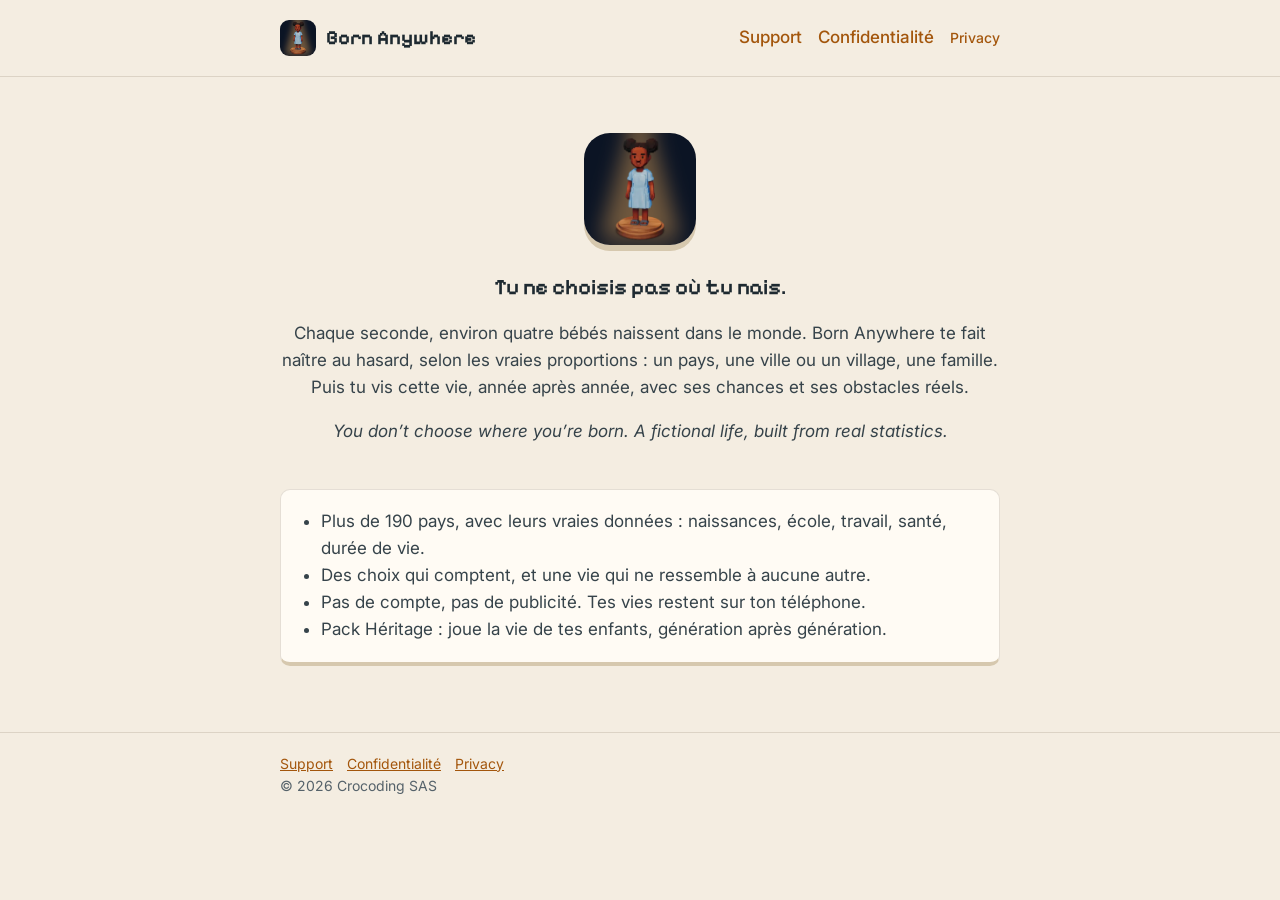
<file: index.html>
<!doctype html>
<html lang="fr">
<head>
<meta charset="utf-8">
<meta name="viewport" content="width=device-width, initial-scale=1">
<title>Born Anywhere</title>
<meta name="description" content="Tu ne choisis pas où tu nais. Une vie fictive, construite à partir de vraies statistiques.">
<link rel="icon" href="icon.png">
<link rel="preconnect" href="https://fonts.googleapis.com">
<link rel="stylesheet" href="https://fonts.googleapis.com/css2?family=Inter:wght@400;500;600&family=Pixelify+Sans:wght@600;700&display=swap">
<link rel="stylesheet" href="style.css">
</head>
<body>
<header><div class="wrap">
  <a class="brand" href="./"><img src="icon.png" alt="">Born Anywhere</a>
  <nav><a href="support.html">Support</a><a href="confidentialite.html">Confidentialité</a><a class="lang" href="privacy.html">Privacy</a></nav>
</div></header>
<main><div class="wrap">
<section class="hero">
  <img src="icon.png" alt="Icône Born Anywhere">
  <p class="tag">Tu ne choisis pas où tu nais.</p>
  <p>Chaque seconde, environ quatre bébés naissent dans le monde. Born Anywhere te fait naître au hasard, selon les vraies proportions : un pays, une ville ou un village, une famille. Puis tu vis cette vie, année après année, avec ses chances et ses obstacles réels.</p>
  <p><em>You don’t choose where you’re born. A fictional life, built from real statistics.</em></p>
</section>
<div class="card">
<ul>
  <li>Plus de 190 pays, avec leurs vraies données : naissances, école, travail, santé, durée de vie.</li>
  <li>Des choix qui comptent, et une vie qui ne ressemble à aucune autre.</li>
  <li>Pas de compte, pas de publicité. Tes vies restent sur ton téléphone.</li>
  <li>Pack Héritage : joue la vie de tes enfants, génération après génération.</li>
</ul>
</div>
</div></main>
<footer><div class="wrap">
  <a href="support.html">Support</a><a href="confidentialite.html">Confidentialité</a><a href="privacy.html">Privacy</a><br>
  © 2026 Crocoding SAS
</div></footer>
</body>
</html>
</file>
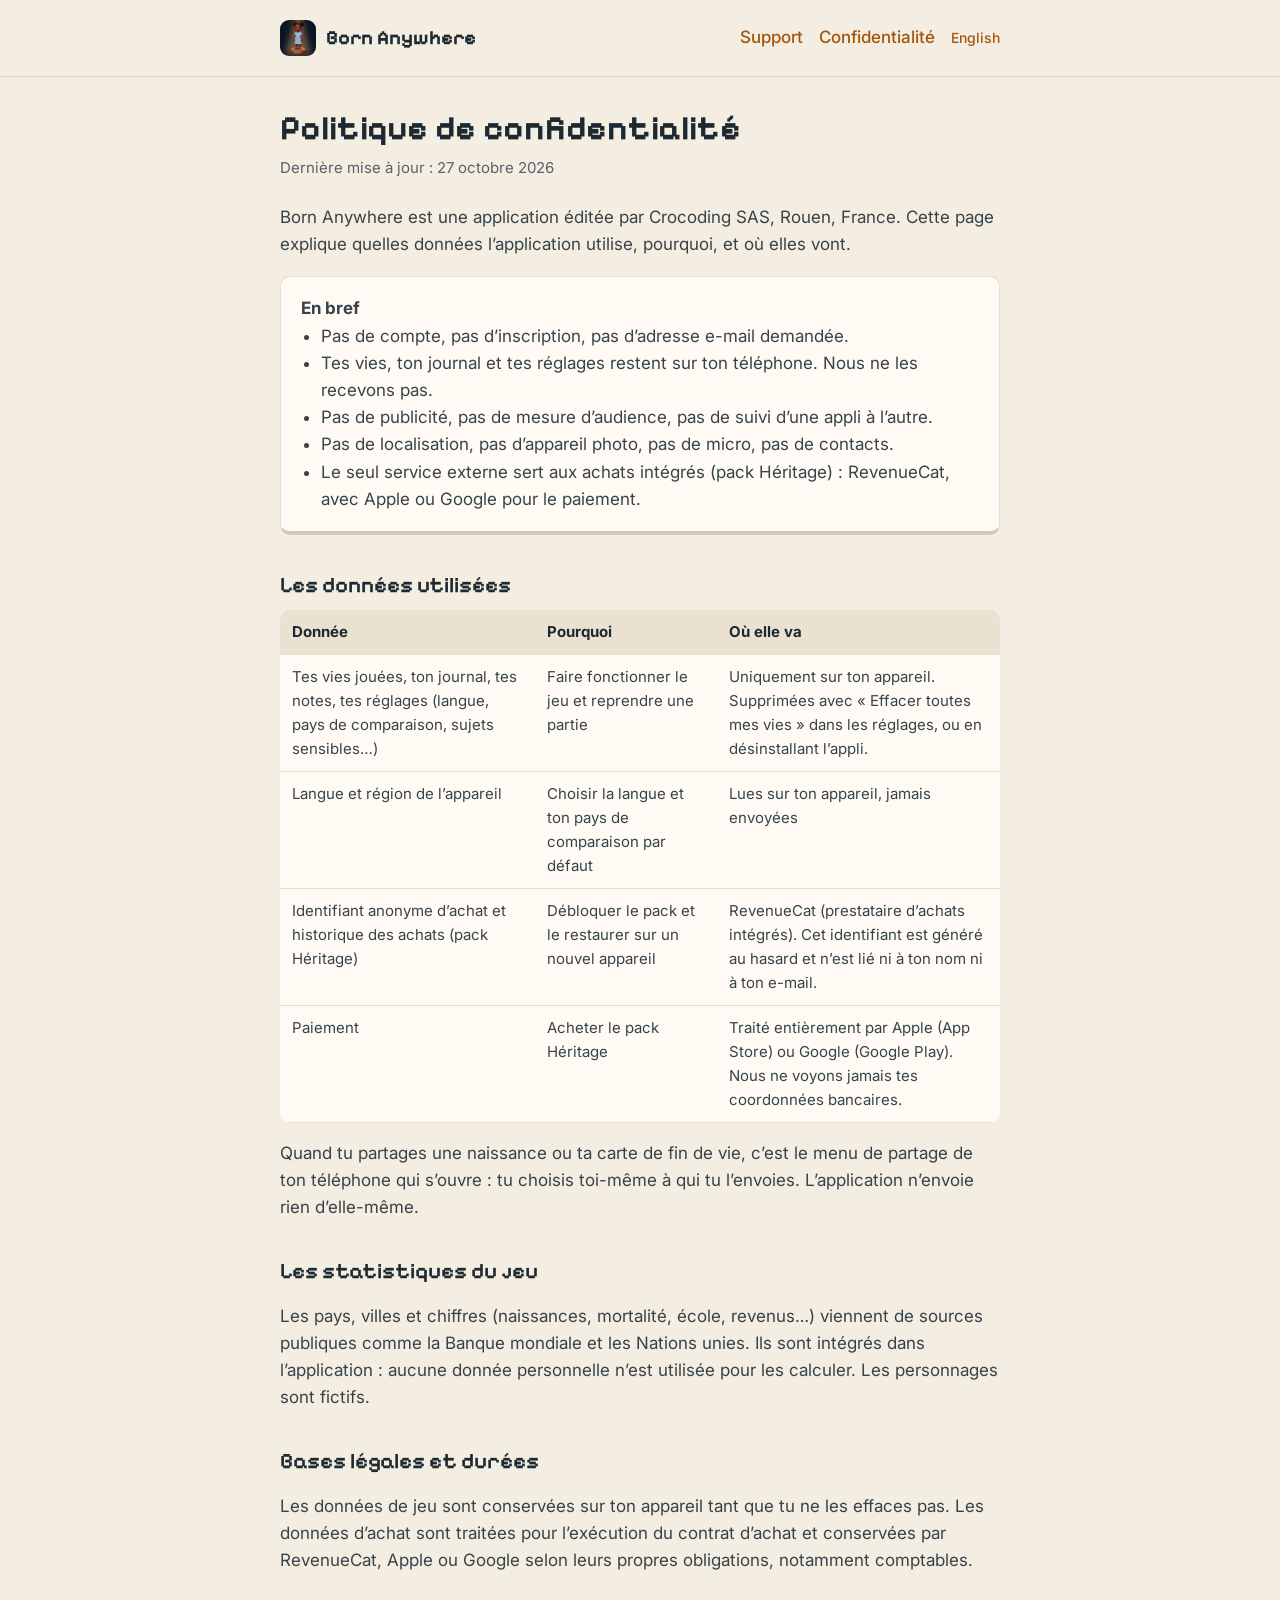
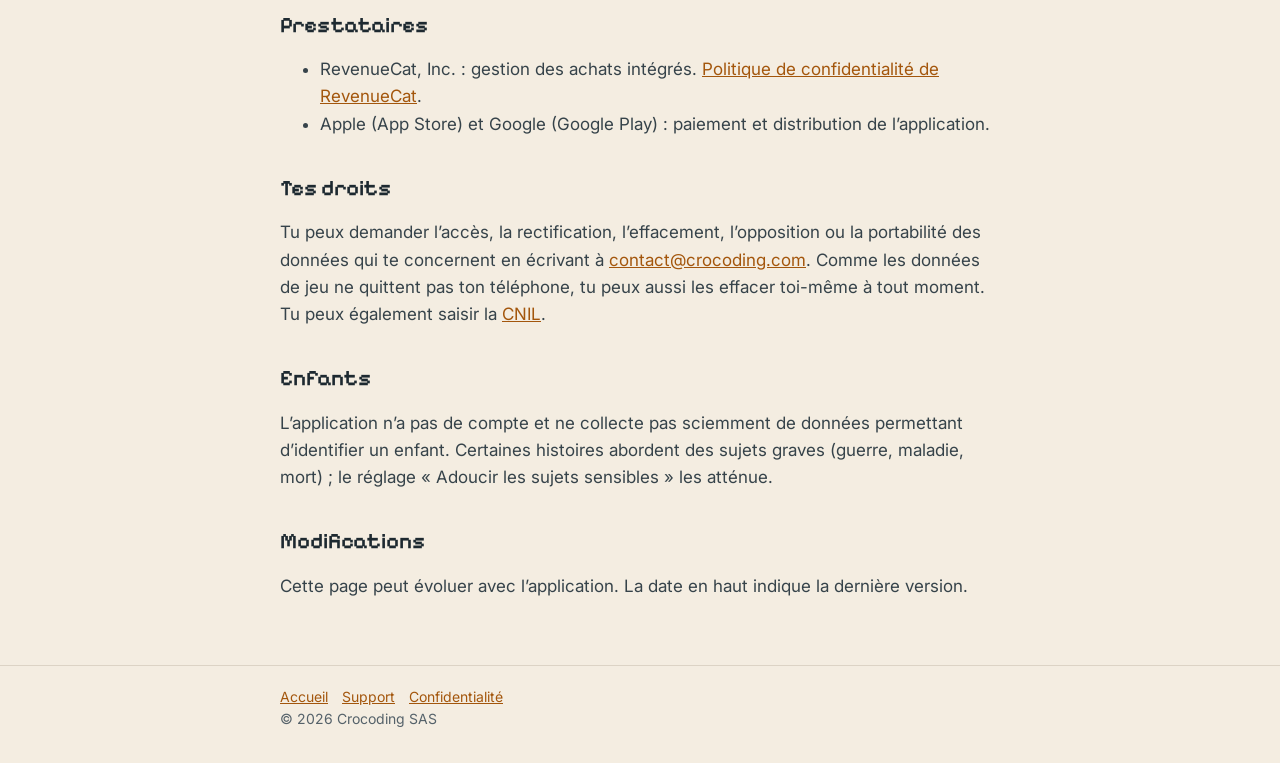
<file: confidentialite.html>
<!doctype html>
<html lang="fr">
<head>
<meta charset="utf-8">
<meta name="viewport" content="width=device-width, initial-scale=1">
<title>Confidentialité · Born Anywhere</title>
<meta name="description" content="Politique de confidentialité de l'application Born Anywhere.">
<link rel="icon" href="icon.png">
<link rel="preconnect" href="https://fonts.googleapis.com">
<link rel="stylesheet" href="https://fonts.googleapis.com/css2?family=Inter:wght@400;500;600&family=Pixelify+Sans:wght@600;700&display=swap">
<link rel="stylesheet" href="style.css">
</head>
<body>
<header><div class="wrap">
  <a class="brand" href="./"><img src="icon.png" alt="">Born Anywhere</a>
  <nav><a href="support.html">Support</a><a href="confidentialite.html">Confidentialité</a><a class="lang" href="privacy.html">English</a></nav>
</div></header>
<main><div class="wrap">
<h1>Politique de confidentialité</h1>
<p class="updated">Dernière mise à jour : 27 octobre 2026</p>

<p>Born Anywhere est une application éditée par Crocoding SAS, Rouen, France. Cette page explique quelles données l’application utilise, pourquoi, et où elles vont.</p>

<div class="card">
<strong>En bref</strong>
<ul>
  <li>Pas de compte, pas d’inscription, pas d’adresse e-mail demandée.</li>
  <li>Tes vies, ton journal et tes réglages restent sur ton téléphone. Nous ne les recevons pas.</li>
  <li>Pas de publicité, pas de mesure d’audience, pas de suivi d’une appli à l’autre.</li>
  <li>Pas de localisation, pas d’appareil photo, pas de micro, pas de contacts.</li>
  <li>Le seul service externe sert aux achats intégrés (pack Héritage) : RevenueCat, avec Apple ou Google pour le paiement.</li>
</ul>
</div>

<h2>Les données utilisées</h2>
<table>
  <tr><th>Donnée</th><th>Pourquoi</th><th>Où elle va</th></tr>
  <tr><td>Tes vies jouées, ton journal, tes notes, tes réglages (langue, pays de comparaison, sujets sensibles…)</td><td>Faire fonctionner le jeu et reprendre une partie</td><td>Uniquement sur ton appareil. Supprimées avec « Effacer toutes mes vies » dans les réglages, ou en désinstallant l’appli.</td></tr>
  <tr><td>Langue et région de l’appareil</td><td>Choisir la langue et ton pays de comparaison par défaut</td><td>Lues sur ton appareil, jamais envoyées</td></tr>
  <tr><td>Identifiant anonyme d’achat et historique des achats (pack Héritage)</td><td>Débloquer le pack et le restaurer sur un nouvel appareil</td><td>RevenueCat (prestataire d’achats intégrés). Cet identifiant est généré au hasard et n’est lié ni à ton nom ni à ton e-mail.</td></tr>
  <tr><td>Paiement</td><td>Acheter le pack Héritage</td><td>Traité entièrement par Apple (App Store) ou Google (Google Play). Nous ne voyons jamais tes coordonnées bancaires.</td></tr>
</table>

<p>Quand tu partages une naissance ou ta carte de fin de vie, c’est le menu de partage de ton téléphone qui s’ouvre : tu choisis toi-même à qui tu l’envoies. L’application n’envoie rien d’elle-même.</p>

<h2>Les statistiques du jeu</h2>
<p>Les pays, villes et chiffres (naissances, mortalité, école, revenus…) viennent de sources publiques comme la Banque mondiale et les Nations unies. Ils sont intégrés dans l’application : aucune donnée personnelle n’est utilisée pour les calculer. Les personnages sont fictifs.</p>

<h2>Bases légales et durées</h2>
<p>Les données de jeu sont conservées sur ton appareil tant que tu ne les effaces pas. Les données d’achat sont traitées pour l’exécution du contrat d’achat et conservées par RevenueCat, Apple ou Google selon leurs propres obligations, notamment comptables.</p>

<h2>Prestataires</h2>
<ul>
  <li>RevenueCat, Inc. : gestion des achats intégrés. <a href="https://www.revenuecat.com/privacy">Politique de confidentialité de RevenueCat</a>.</li>
  <li>Apple (App Store) et Google (Google Play) : paiement et distribution de l’application.</li>
</ul>

<h2>Tes droits</h2>
<p>Tu peux demander l’accès, la rectification, l’effacement, l’opposition ou la portabilité des données qui te concernent en écrivant à <a href="mailto:contact@crocoding.com">contact@crocoding.com</a>. Comme les données de jeu ne quittent pas ton téléphone, tu peux aussi les effacer toi-même à tout moment. Tu peux également saisir la <a href="https://www.cnil.fr">CNIL</a>.</p>

<h2>Enfants</h2>
<p>L’application n’a pas de compte et ne collecte pas sciemment de données permettant d’identifier un enfant. Certaines histoires abordent des sujets graves (guerre, maladie, mort) ; le réglage « Adoucir les sujets sensibles » les atténue.</p>

<h2>Modifications</h2>
<p>Cette page peut évoluer avec l’application. La date en haut indique la dernière version.</p>
</div></main>
<footer><div class="wrap">
  <a href="./">Accueil</a><a href="support.html">Support</a><a href="confidentialite.html">Confidentialité</a><br>
  © 2026 Crocoding SAS
</div></footer>
</body>
</html>
</file>
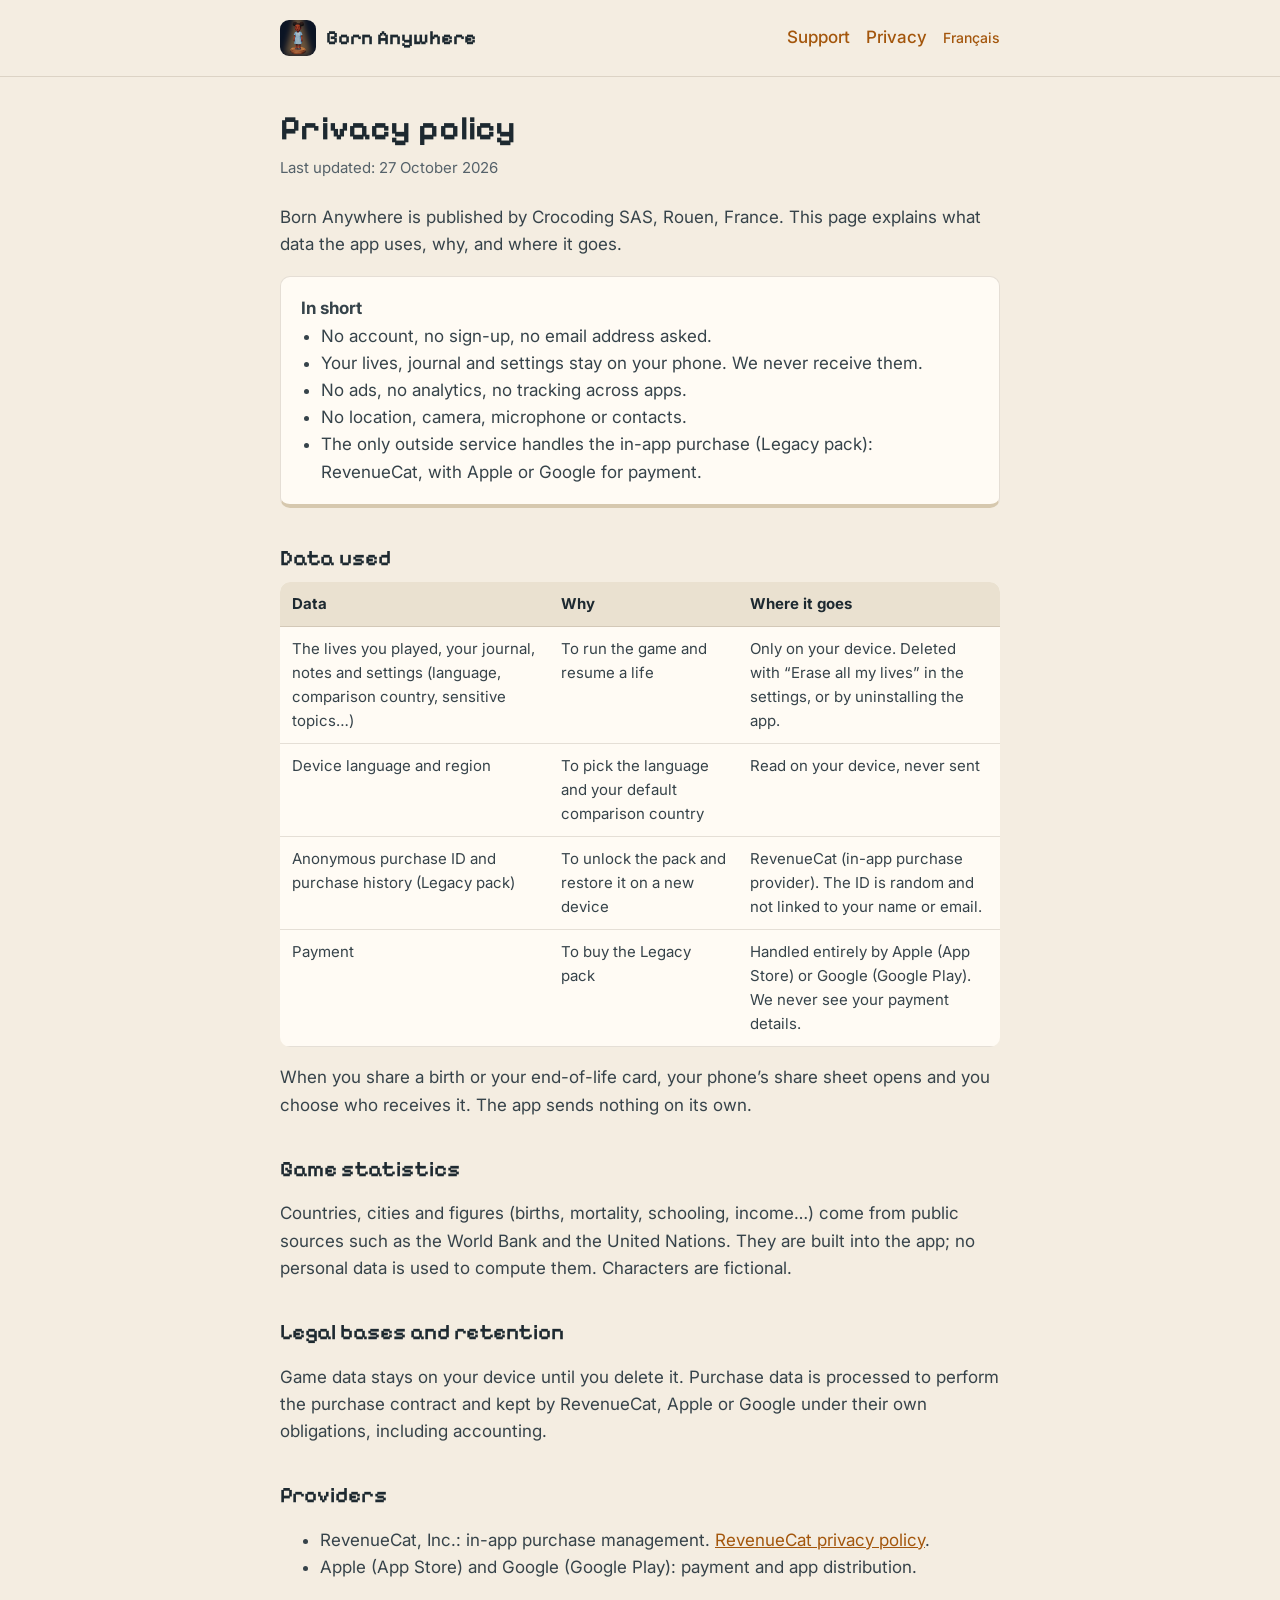
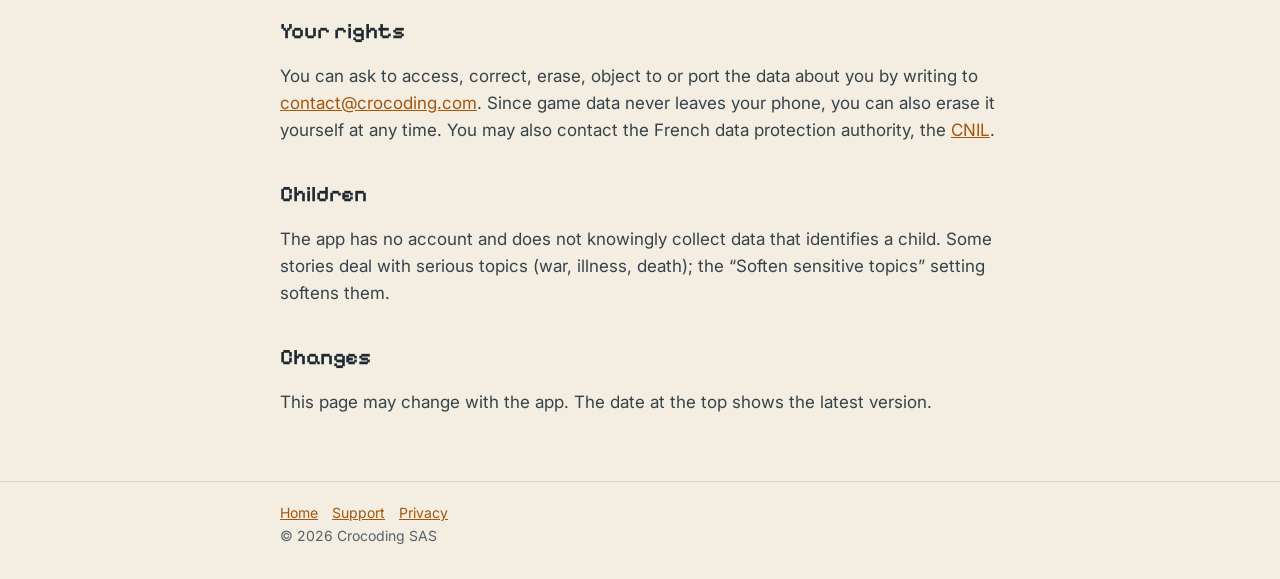
<file: privacy.html>
<!doctype html>
<html lang="en">
<head>
<meta charset="utf-8">
<meta name="viewport" content="width=device-width, initial-scale=1">
<title>Privacy · Born Anywhere</title>
<meta name="description" content="Privacy policy of the Born Anywhere app.">
<link rel="icon" href="icon.png">
<link rel="preconnect" href="https://fonts.googleapis.com">
<link rel="stylesheet" href="https://fonts.googleapis.com/css2?family=Inter:wght@400;500;600&family=Pixelify+Sans:wght@600;700&display=swap">
<link rel="stylesheet" href="style.css">
</head>
<body>
<header><div class="wrap">
  <a class="brand" href="./"><img src="icon.png" alt="">Born Anywhere</a>
  <nav><a href="support.html">Support</a><a href="privacy.html">Privacy</a><a class="lang" href="confidentialite.html">Français</a></nav>
</div></header>
<main><div class="wrap">
<h1>Privacy policy</h1>
<p class="updated">Last updated: 27 October 2026</p>

<p>Born Anywhere is published by Crocoding SAS, Rouen, France. This page explains what data the app uses, why, and where it goes.</p>

<div class="card">
<strong>In short</strong>
<ul>
  <li>No account, no sign-up, no email address asked.</li>
  <li>Your lives, journal and settings stay on your phone. We never receive them.</li>
  <li>No ads, no analytics, no tracking across apps.</li>
  <li>No location, camera, microphone or contacts.</li>
  <li>The only outside service handles the in-app purchase (Legacy pack): RevenueCat, with Apple or Google for payment.</li>
</ul>
</div>

<h2>Data used</h2>
<table>
  <tr><th>Data</th><th>Why</th><th>Where it goes</th></tr>
  <tr><td>The lives you played, your journal, notes and settings (language, comparison country, sensitive topics…)</td><td>To run the game and resume a life</td><td>Only on your device. Deleted with “Erase all my lives” in the settings, or by uninstalling the app.</td></tr>
  <tr><td>Device language and region</td><td>To pick the language and your default comparison country</td><td>Read on your device, never sent</td></tr>
  <tr><td>Anonymous purchase ID and purchase history (Legacy pack)</td><td>To unlock the pack and restore it on a new device</td><td>RevenueCat (in-app purchase provider). The ID is random and not linked to your name or email.</td></tr>
  <tr><td>Payment</td><td>To buy the Legacy pack</td><td>Handled entirely by Apple (App Store) or Google (Google Play). We never see your payment details.</td></tr>
</table>

<p>When you share a birth or your end-of-life card, your phone’s share sheet opens and you choose who receives it. The app sends nothing on its own.</p>

<h2>Game statistics</h2>
<p>Countries, cities and figures (births, mortality, schooling, income…) come from public sources such as the World Bank and the United Nations. They are built into the app; no personal data is used to compute them. Characters are fictional.</p>

<h2>Legal bases and retention</h2>
<p>Game data stays on your device until you delete it. Purchase data is processed to perform the purchase contract and kept by RevenueCat, Apple or Google under their own obligations, including accounting.</p>

<h2>Providers</h2>
<ul>
  <li>RevenueCat, Inc.: in-app purchase management. <a href="https://www.revenuecat.com/privacy">RevenueCat privacy policy</a>.</li>
  <li>Apple (App Store) and Google (Google Play): payment and app distribution.</li>
</ul>

<h2>Your rights</h2>
<p>You can ask to access, correct, erase, object to or port the data about you by writing to <a href="mailto:contact@crocoding.com">contact@crocoding.com</a>. Since game data never leaves your phone, you can also erase it yourself at any time. You may also contact the French data protection authority, the <a href="https://www.cnil.fr">CNIL</a>.</p>

<h2>Children</h2>
<p>The app has no account and does not knowingly collect data that identifies a child. Some stories deal with serious topics (war, illness, death); the “Soften sensitive topics” setting softens them.</p>

<h2>Changes</h2>
<p>This page may change with the app. The date at the top shows the latest version.</p>
</div></main>
<footer><div class="wrap">
  <a href="./">Home</a><a href="support.html">Support</a><a href="privacy.html">Privacy</a><br>
  © 2026 Crocoding SAS
</div></footer>
</body>
</html>
</file>
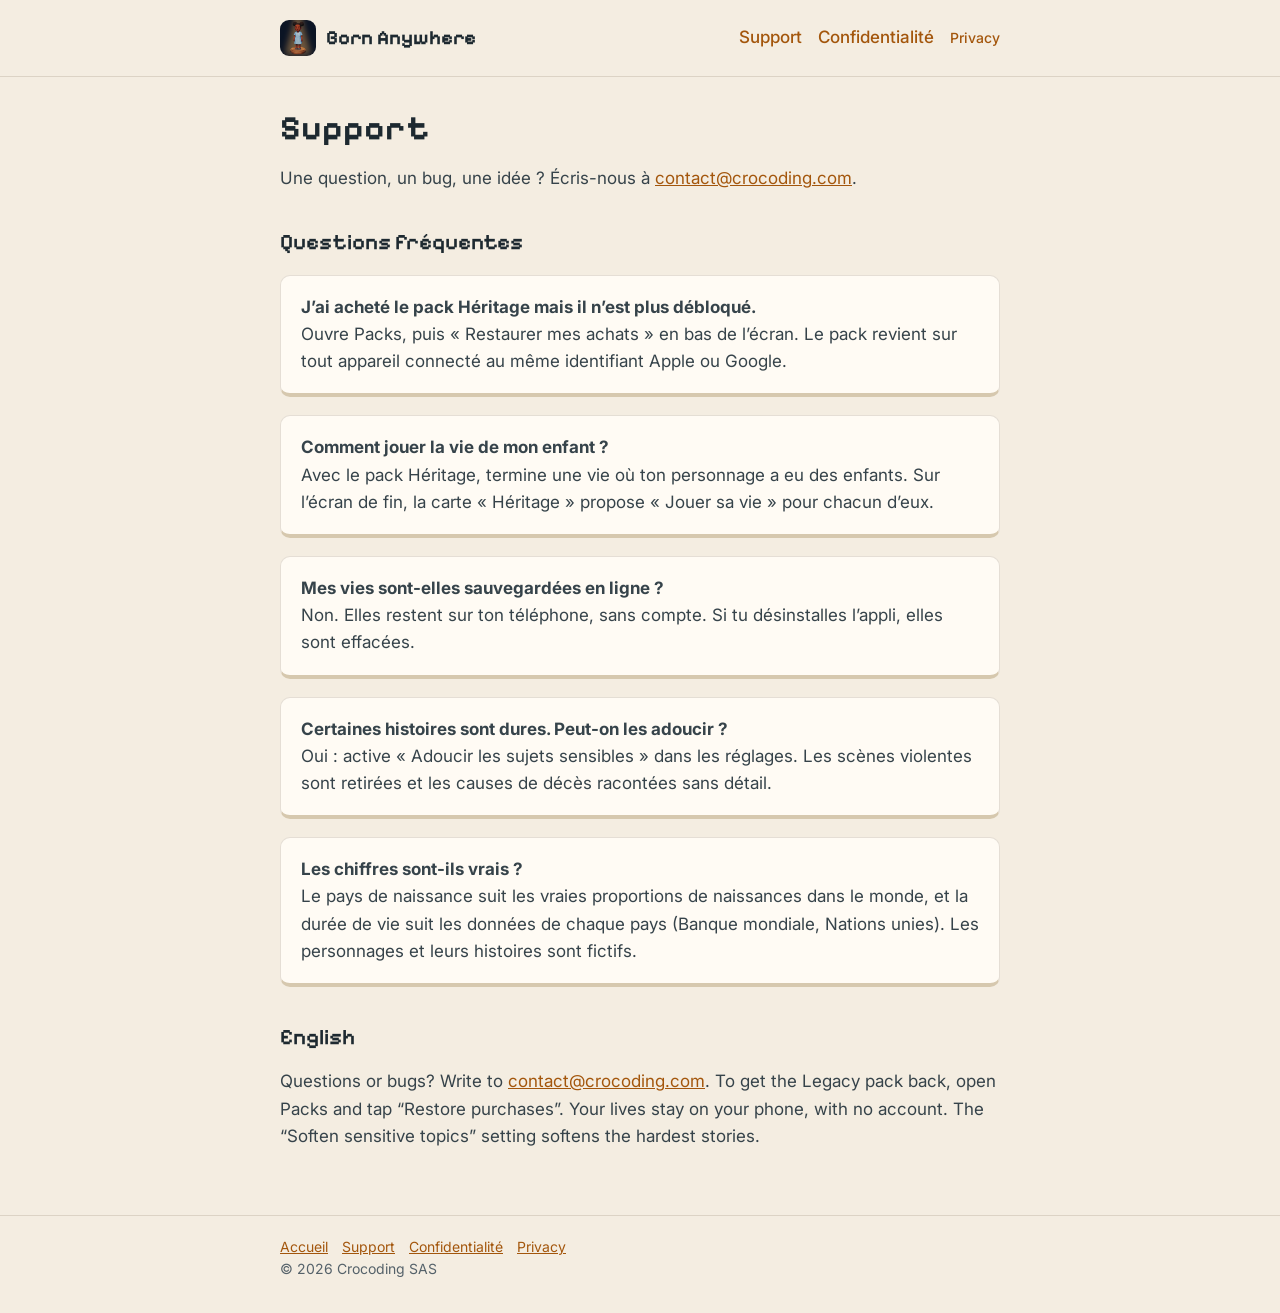
<file: support.html>
<!doctype html>
<html lang="fr">
<head>
<meta charset="utf-8">
<meta name="viewport" content="width=device-width, initial-scale=1">
<title>Support · Born Anywhere</title>
<meta name="description" content="Aide et contact pour l'application Born Anywhere.">
<link rel="icon" href="icon.png">
<link rel="preconnect" href="https://fonts.googleapis.com">
<link rel="stylesheet" href="https://fonts.googleapis.com/css2?family=Inter:wght@400;500;600&family=Pixelify+Sans:wght@600;700&display=swap">
<link rel="stylesheet" href="style.css">
</head>
<body>
<header><div class="wrap">
  <a class="brand" href="./"><img src="icon.png" alt="">Born Anywhere</a>
  <nav><a href="support.html">Support</a><a href="confidentialite.html">Confidentialité</a><a class="lang" href="privacy.html">Privacy</a></nav>
</div></header>
<main><div class="wrap">
<h1>Support</h1>
<p>Une question, un bug, une idée ? Écris-nous à <a href="mailto:contact@crocoding.com">contact@crocoding.com</a>.</p>

<h2>Questions fréquentes</h2>
<div class="card"><strong>J’ai acheté le pack Héritage mais il n’est plus débloqué.</strong><br>
Ouvre Packs, puis « Restaurer mes achats » en bas de l’écran. Le pack revient sur tout appareil connecté au même identifiant Apple ou Google.</div>
<div class="card"><strong>Comment jouer la vie de mon enfant ?</strong><br>
Avec le pack Héritage, termine une vie où ton personnage a eu des enfants. Sur l’écran de fin, la carte « Héritage » propose « Jouer sa vie » pour chacun d’eux.</div>
<div class="card"><strong>Mes vies sont-elles sauvegardées en ligne ?</strong><br>
Non. Elles restent sur ton téléphone, sans compte. Si tu désinstalles l’appli, elles sont effacées.</div>
<div class="card"><strong>Certaines histoires sont dures. Peut-on les adoucir ?</strong><br>
Oui : active « Adoucir les sujets sensibles » dans les réglages. Les scènes violentes sont retirées et les causes de décès racontées sans détail.</div>
<div class="card"><strong>Les chiffres sont-ils vrais ?</strong><br>
Le pays de naissance suit les vraies proportions de naissances dans le monde, et la durée de vie suit les données de chaque pays (Banque mondiale, Nations unies). Les personnages et leurs histoires sont fictifs.</div>

<h2>English</h2>
<p>Questions or bugs? Write to <a href="mailto:contact@crocoding.com">contact@crocoding.com</a>. To get the Legacy pack back, open Packs and tap “Restore purchases”. Your lives stay on your phone, with no account. The “Soften sensitive topics” setting softens the hardest stories.</p>
</div></main>
<footer><div class="wrap">
  <a href="./">Accueil</a><a href="support.html">Support</a><a href="confidentialite.html">Confidentialité</a><a href="privacy.html">Privacy</a><br>
  © 2026 Crocoding SAS
</div></footer>
</body>
</html>
</file>
<file: style.css>
:root {
  --bg: #F4EDE1;
  --surface: #FFFBF4;
  --edge: #D6C8AE;
  --text: #1D2930;
  --body: #36434A;
  --muted: #55626A;
  --accent: #F2B05E;
  --accent-ink: #A3560C;
  --line: rgba(70, 52, 28, 0.14);
}
* { box-sizing: border-box; }
html { -webkit-text-size-adjust: 100%; }
body {
  margin: 0;
  background: var(--bg);
  color: var(--body);
  font: 17px/1.6 Inter, system-ui, -apple-system, "Segoe UI", Roboto, sans-serif;
}
a { color: var(--accent-ink); }
.wrap { max-width: 760px; margin: 0 auto; padding: 0 20px; }
header { padding: 20px 0; border-bottom: 1px solid var(--line); }
header .wrap { display: flex; align-items: center; justify-content: space-between; gap: 16px; flex-wrap: wrap; }
.brand { display: flex; align-items: center; gap: 10px; text-decoration: none; color: var(--text); font: 700 20px/1 "Pixelify Sans", Inter, sans-serif; }
.brand img { width: 36px; height: 36px; border-radius: 9px; }
nav a { margin-left: 16px; text-decoration: none; font-weight: 500; }
nav a:first-child { margin-left: 0; }
main { padding: 32px 0 48px; }
h1 { font: 700 34px/1.15 "Pixelify Sans", Inter, sans-serif; color: var(--text); margin: 0 0 8px; }
h2 { font: 600 22px/1.3 "Pixelify Sans", Inter, sans-serif; color: var(--text); margin: 36px 0 10px; }
.updated { color: var(--muted); font-size: 15px; margin: 0 0 24px; }
.card { background: var(--surface); border: 1px solid var(--line); border-bottom: 4px solid var(--edge); border-radius: 10px; padding: 18px 20px; margin: 18px 0; }
.card ul { margin: 0; padding-left: 20px; }
table { width: 100%; border-collapse: collapse; background: var(--surface); border-radius: 10px; overflow: hidden; font-size: 15px; }
th, td { text-align: left; padding: 10px 12px; border-bottom: 1px solid var(--line); vertical-align: top; }
th { background: #EAE1D0; color: var(--text); }
.hero { text-align: center; padding: 24px 0 8px; }
.hero img { width: 112px; height: 112px; border-radius: 26px; box-shadow: 0 6px 0 var(--edge); }
.hero p.tag { font: 600 22px/1.35 "Pixelify Sans", Inter, sans-serif; color: var(--text); margin: 20px 0 6px; }
.btn { display: inline-block; background: var(--accent); color: var(--text); text-decoration: none; font-weight: 600; padding: 12px 22px; border-radius: 8px; box-shadow: 0 4px 0 #C9873A; margin-top: 12px; }
footer { border-top: 1px solid var(--line); padding: 20px 0 32px; color: var(--muted); font-size: 14px; }
footer a { margin-right: 14px; }
.lang { font-size: 14px; }
@media (prefers-color-scheme: dark) {
  :root { --bg: #1B1A17; --surface: #25231F; --edge: #3A362F; --text: #F4EDE1; --body: #DDD5C7; --muted: #B7AE9F; --accent-ink: #F2B05E; --line: rgba(244, 237, 225, 0.14); }
  th { background: #2E2B26; }
}
</file>
